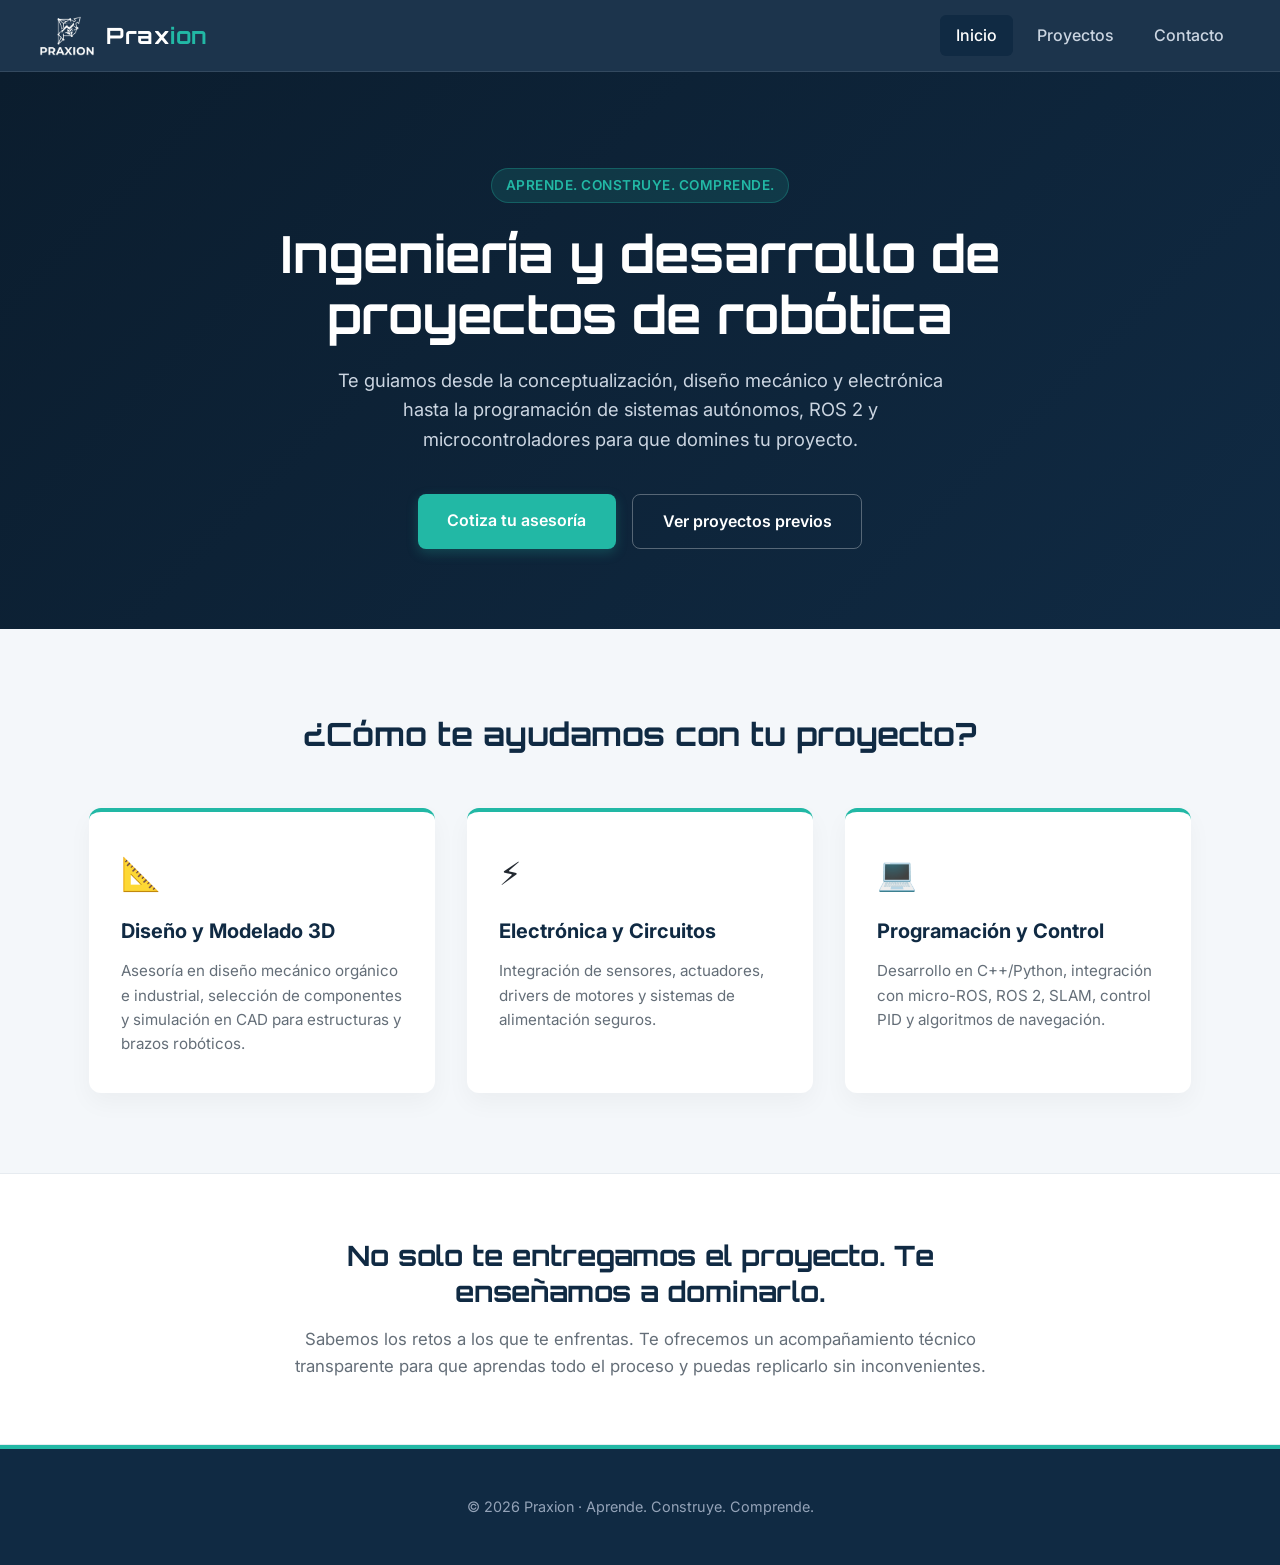
<file: index.html>
<!DOCTYPE html>
<html lang="es">
<head>
    <meta charset="UTF-8">
    <meta name="viewport" content="width=device-width, initial-scale=1.0">
    <link rel="icon" type="image/png" href="multimedia/praxion_icon.ico">
    <title>Praxion | Ingeniería, Robótica y Formación</title>
    <meta name="description" content="Aprende, construye y comprende. Asesoría experta en robótica, tesis y desarrollo de prototipos tecnológicos.">

    <!-- Open Graph -->
    <meta property="og:type" content="website">
    <meta property="og:url" content="https://raynelvas.github.io/rayrob/">
    <meta property="og:title" content="Praxion | Ingeniería y Robótica">
    <meta property="og:description" content="Impulsa tus proyectos y tesis con formación técnica especializada.">
    <meta property="og:image" content="multimedia/praxion_logo_light.png">

    <link rel="preconnect" href="https://fonts.googleapis.com">
    <link rel="preconnect" href="https://fonts.gstatic.com" crossorigin>
    <link href="https://fonts.googleapis.com/css2?family=Orbitron:wght@500;700&family=Inter:wght@300;400;500;600&display=swap" rel="stylesheet">
    <link rel="stylesheet" href="styles.css">
</head>
<body>

    <header class="site-header">
        <div class="brand">
            <img src="multimedia/praxion_logo_light.png" alt="Logo Praxion" class="brand-logo">
            <span class="brand-name">Prax<span class="highlight">ion</span></span>
        </div>

        <!-- Botón hamburguesa (solo visible en móvil) -->
        <button class="nav-toggle" aria-label="Abrir menú de navegación" aria-expanded="false" aria-controls="main-nav">
            <span class="hamburger"></span>
        </button>

        <nav class="main-nav" id="main-nav">
            <ul>
                <li><a href="index.html" class="active">Inicio</a></li>
                <li><a href="projects.html">Proyectos</a></li>
                <li><a href="contact.html">Contacto</a></li>
            </ul>
        </nav>
    </header>

    <main>
        <!-- Hero -->
        <section class="hero">
            <div class="hero-content">
                <span class="badge">Aprende. Construye. Comprende.</span>
                <h1>Ingeniería y desarrollo de proyectos de robótica</h1>
                <p>Te guiamos desde la conceptualización, diseño mecánico y electrónica hasta la programación de sistemas autónomos, ROS 2 y microcontroladores para que domines tu proyecto.</p>
                <div class="hero-actions">
                    <a href="contact.html" class="btn-primary">Cotiza tu asesoría</a>
                    <a href="projects.html" class="btn-secondary">Ver proyectos previos</a>
                </div>
            </div>
        </section>

        <!-- Servicios / ¿En qué te ayudamos? -->
        <section class="services">
            <h2>¿Cómo te ayudamos con tu proyecto?</h2>
            <div class="services-grid">
                <article class="service-card">
                    <div class="card-icon">📐</div>
                    <h3>Diseño y Modelado 3D</h3>
                    <p>Asesoría en diseño mecánico orgánico e industrial, selección de componentes y simulación en CAD para estructuras y brazos robóticos.</p>
                </article>
                <article class="service-card">
                    <div class="card-icon">⚡</div>
                    <h3>Electrónica y Circuitos</h3>
                    <p>Integración de sensores, actuadores, drivers de motores y sistemas de alimentación seguros.</p>
                </article>
                <article class="service-card">
                    <div class="card-icon">💻</div>
                    <h3>Programación y Control</h3>
                    <p>Desarrollo en C++/Python, integración con micro-ROS, ROS 2, SLAM, control PID y algoritmos de navegación.</p>
                </article>
            </div>
        </section>

        <!-- Sección de Confianza / Enfoque Estudiantil -->
        <section class="student-focus">
            <div class="focus-container">
                <h2>No solo te entregamos el proyecto. Te enseñamos a dominarlo.</h2>
                <p>Sabemos los retos a los que te enfrentas. Te ofrecemos un acompañamiento técnico transparente para que aprendas todo el proceso y puedas replicarlo sin inconvenientes.</p>
            </div>
        </section>
    </main>

    <footer class="site-footer">
        <p>© 2026 Praxion · Aprende. Construye. Comprende.</p>
    </footer>

    <!-- Script para menú móvil -->
    <script src="menu.js"></script>

</body>
</html>
</file>
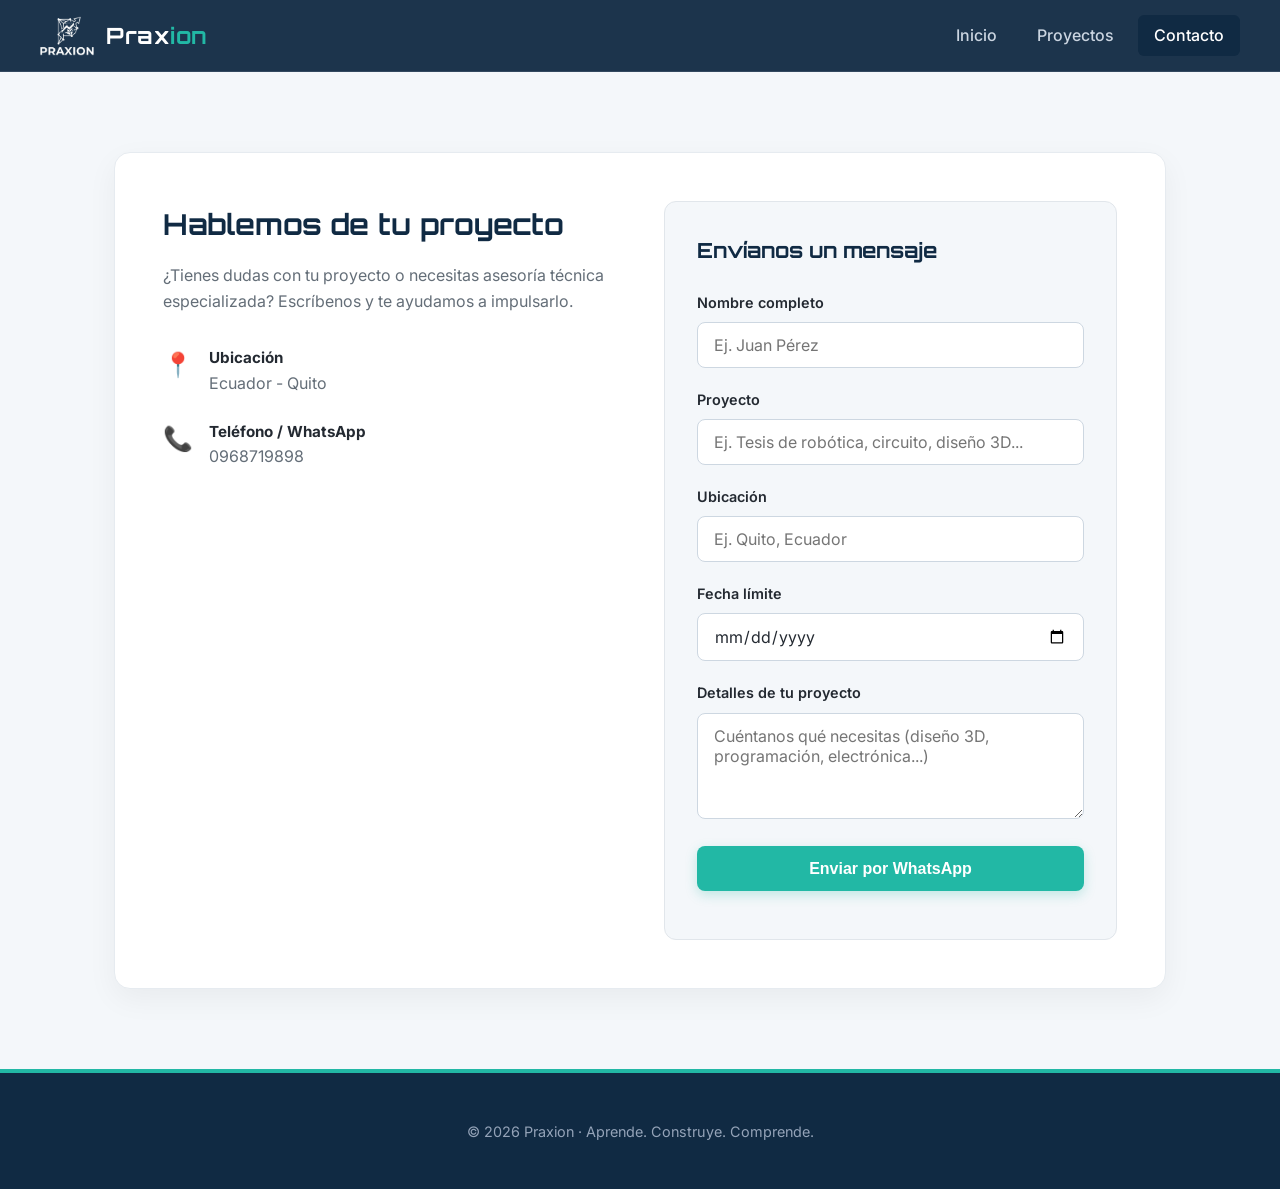
<file: contact.html>
<!DOCTYPE html>
<html lang="es">
<head>
    <meta charset="UTF-8">
    <meta name="viewport" content="width=device-width, initial-scale=1.0">
    <link rel="icon" type="image/png" href="multimedia/praxion_icon.ico">
    <title>RPraxion | Contacto y Asesorías</title>
    <meta name="description" content="Ponte en contacto con Praxion para asesoría en tesis, circuitos y proyectos de robótica en Quito, Ecuador.">

    <!-- Open Graph -->
    <meta property="og:type" content="website">
    <meta property="og:url" content="https://raynelvas.github.io/rayrob/contact.html">
    <meta property="og:title" content="Praxion | Contacto">
    <meta property="og:description" content="Cotiza tu proyecto o tesis de robótica con nosotros.">
    <meta property="og:image" content="multimedia/preview.png">

    <link rel="preconnect" href="https://fonts.googleapis.com">
    <link rel="preconnect" href="https://fonts.gstatic.com" crossorigin>
    <link href="https://fonts.googleapis.com/css2?family=Orbitron:wght@500;700&family=Inter:wght@300;400;500;600&display=swap" rel="stylesheet">
    <link rel="stylesheet" href="styles.css">
</head>
<body>

    <header class="site-header">
        <div class="brand">
            <img src="multimedia/praxion_logo_light.png" alt="Logo Praxion" class="brand-logo">
            <span class="brand-name">Prax<span class="highlight">ion</span></span>
        </div>

        <!-- Botón hamburguesa (solo visible en móvil) -->
        <button class="nav-toggle" aria-label="Abrir menú de navegación" aria-expanded="false" aria-controls="main-nav">
            <span class="hamburger"></span>
        </button>

        <nav class="main-nav" id="main-nav">
            <ul>
                <li><a href="index.html">Inicio</a></li>
                <li><a href="projects.html">Proyectos</a></li>
                <li><a href="contact.html" class="active">Contacto</a></li>
            </ul>
        </nav>
    </header>

    <main>
        <!-- Contact Section -->
        <section class="contact-section">
            <div class="contact-container">
                <div class="contact-info">
                    <h2>Hablemos de tu proyecto</h2>
                    <p>¿Tienes dudas con tu proyecto o necesitas asesoría técnica especializada? Escríbenos y te ayudamos a impulsarlo.</p>
                    
                    <div class="info-item">
                        <span class="info-icon">📍</span>
                        <div>
                            <strong>Ubicación</strong>
                            <p>Ecuador - Quito</p>
                        </div>
                    </div>

                    <div class="info-item">
                        <span class="info-icon">📞</span>
                        <div>
                            <strong>Teléfono / WhatsApp</strong>
                            <p>0968719898</p>
                        </div>
                    </div>

                </div>

                <div class="contact-form-wrapper">
                    <form class="contact-form" id="contactForm" novalidate>
                        <h3>Envíanos un mensaje</h3>

                        <div class="form-group">
                            <label for="name">Nombre completo</label>
                            <input type="text" id="name" name="name" required placeholder="Ej. Juan Pérez">
                        </div>

                        <div class="form-group">
                            <label for="project">Proyecto</label>
                            <input type="text" id="project" name="project" required placeholder="Ej. Tesis de robótica, circuito, diseño 3D...">
                        </div>

                        <div class="form-group">
                            <label for="location">Ubicación</label>
                            <input type="text" id="location" name="location" required placeholder="Ej. Quito, Ecuador">
                        </div>

                        <div class="form-group">
                            <label for="deadline">Fecha límite</label>
                            <input type="date" id="deadline" name="deadline" required>
                        </div>

                        <div class="form-group">
                            <label for="message">Detalles de tu proyecto</label>
                            <textarea id="message" name="message" rows="4" required placeholder="Cuéntanos qué necesitas (diseño 3D, programación, electrónica...)"></textarea>
                        </div>

                        <!-- Un único botón -->
                        <button type="submit" class="btn-primary btn-full">
                            Enviar por WhatsApp
                        </button>

                        <p id="formStatus" class="form-status" aria-live="polite"></p>
                    </form>
                </div>
            </div>
        </section>
    </main>

    <footer class="site-footer">
        <p>© 2026 Praxion · Aprende. Construye. Comprende.</p>
    </footer>

    <!-- Script para menú móvil -->
    <script src="menu.js"></script>
    <script src="contact.js"></script>

</body>
</html>
</file>
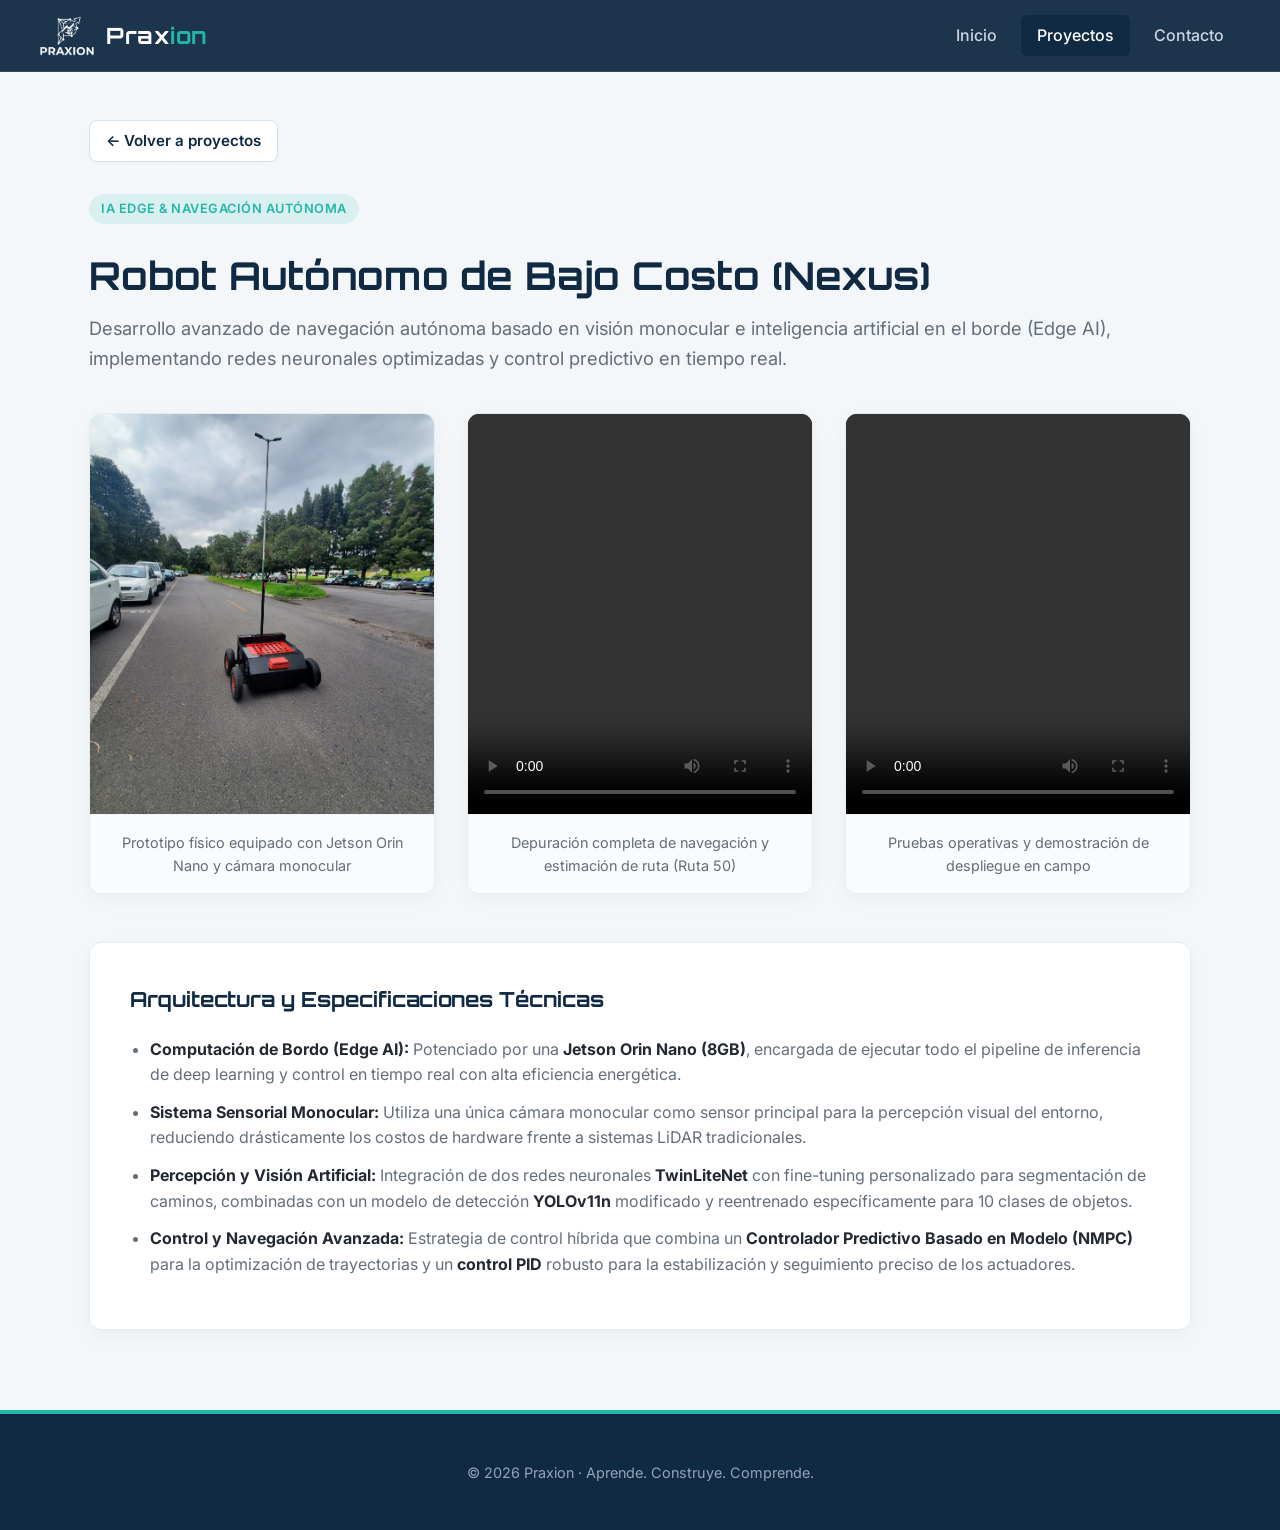
<file: nexus/nexus.html>
<!DOCTYPE html>
<html lang="es">
<head>
    <meta charset="UTF-8">
    <meta name="viewport" content="width=device-width, initial-scale=1.0">
    <link rel="icon" type="image/png" href="../multimedia/praxion_icon.ico">
    <title>Praxion | Robot Autónomo de Bajo Costo (Nexus)</title>
    <meta name="description" content="Detalles del robot autónomo guiado por cámara monocular, Jetson Orin Nano, redes TwinLiteNet, YOLOv11n, NMPC y control PID.">

    <link rel="preconnect" href="https://fonts.googleapis.com">
    <link rel="preconnect" href="https://fonts.gstatic.com" crossorigin>
    <link href="https://fonts.googleapis.com/css2?family=Orbitron:wght@500;700&family=Inter:wght@300;400;500;600&display=swap" rel="stylesheet">
    <link rel="stylesheet" href="../styles.css">
</head>
<body>

    <header class="site-header">
        <div class="brand">
            <img src="../multimedia/praxion_logo_light.png" alt="Logo Praxion" class="brand-logo">
            <span class="brand-name">Prax<span class="highlight">ion</span></span>
        </div>

        <!-- Botón hamburguesa (solo visible en móvil) -->
        <button class="nav-toggle" aria-label="Abrir menú de navegación" aria-expanded="false" aria-controls="main-nav">
            <span class="hamburger"></span>
        </button>

        <nav class="main-nav" id="main-nav">
            <ul>
                <li><a href="../index.html">Inicio</a></li>
                <li><a href="../projects.html" class="active">Proyectos</a></li>
                <li><a href="../contact.html">Contacto</a></li>
            </ul>
        </nav>
    </header>

    <main>
        <!-- Detalle del Proyecto -->
        <section class="project-detail-section">
            <div class="project-detail-container">
                
                <!-- Botón de retorno -->
                <div class="back-navigation">
                    <a href="../projects.html" class="btn-back">← Volver a proyectos</a>
                </div>

                <div class="project-header-info">
                    <span class="project-tag">IA Edge & Navegación Autónoma</span>
                    <h1>Robot Autónomo de Bajo Costo (Nexus)</h1>
                    <p class="project-lead">Desarrollo avanzado de navegación autónoma basado en visión monocular e inteligencia artificial en el borde (Edge AI), implementando redes neuronales optimizadas y control predictivo en tiempo real.</p>
                </div>

                <!-- Galería de Medios (Imágenes y Videos) -->
                <div class="media-gallery">
                    
                    <!-- Imagen del Robot -->
                    <div class="media-card">
                        <img src="robot.jpeg" alt="Robot autónomo Nexus">
                        <p class="media-caption">Prototipo físico equipado con Jetson Orin Nano y cámara monocular</p>
                    </div>

                    <!-- Video de Depuración / Ruta 50 -->
                    <div class="media-card">
                        <video controls preload="metadata">
                            <source src="ruta50_debug_completo.mp4" type="video/mp4">
                            Tu navegador no soporta la reproducción de videos.
                        </video>
                        <p class="media-caption">Depuración completa de navegación y estimación de ruta (Ruta 50)</p>
                    </div>

                    <!-- Video de Cambio de Inglés / Pruebas -->
                    <div class="media-card">
                        <video controls preload="metadata">
                            <source src="Change English.mp4" type="video/mp4">
                            Tu navegador no soporta la reproducción de videos.
                        </video>
                        <p class="media-caption">Pruebas operativas y demostración de despliegue en campo</p>
                    </div>

                </div>

                <!-- Descripción detallada de ingeniería -->
                <div class="project-specs">
                    <h3>Arquitectura y Especificaciones Técnicas</h3>
                    <ul>
                        <li><strong>Computación de Bordo (Edge AI):</strong> Potenciado por una <strong>Jetson Orin Nano (8GB)</strong>, encargada de ejecutar todo el pipeline de inferencia de deep learning y control en tiempo real con alta eficiencia energética.</li>
                        <li><strong>Sistema Sensorial Monocular:</strong> Utiliza una única cámara monocular como sensor principal para la percepción visual del entorno, reduciendo drásticamente los costos de hardware frente a sistemas LiDAR tradicionales.</li>
                        <li><strong>Percepción y Visión Artificial:</strong> Integración de dos redes neuronales <strong>TwinLiteNet</strong> con fine-tuning personalizado para segmentación de caminos, combinadas con un modelo de detección <strong>YOLOv11n</strong> modificado y reentrenado específicamente para 10 clases de objetos.</li>
                        <li><strong>Control y Navegación Avanzada:</strong> Estrategia de control híbrida que combina un <strong>Controlador Predictivo Basado en Modelo (NMPC)</strong> para la optimización de trayectorias y un <strong>control PID</strong> robusto para la estabilización y seguimiento preciso de los actuadores.</li>
                    </ul>
                </div>

            </div>
        </section>
    </main>

    <footer class="site-footer">
        <p>© 2026 Praxion · Aprende. Construye. Comprende.</p>
    </footer>

    <!-- Script para menú móvil -->
    <script src="../menu.js"></script>

</body>
</html>
</file>
<file: styles.css>
/* ============================================
   VARIABLES
   ============================================ */
:root {
    --primary: #168AAD;
    --primary-dark: #102A43;
    --primary-light: #D9EAF0;
    --accent: #22B8A5;
    --accent-hover: #1ca08f;
    --text: rgb(35, 41, 49);
    --text-muted: rgb(100, 110, 120);
    --bg: #F4F7FA;
    --card-bg: #ffffff;

    --header-height: 72px;
    --container-padding: 2.5rem;
    --container-max: 1150px;
}

/* ============================================
   RESET / BASE
   ============================================ */
*,
*::before,
*::after {
    box-sizing: border-box;
}

html {
    scroll-behavior: smooth;
    -webkit-text-size-adjust: 100%;
}

body {
    margin: 0;
    min-height: 100vh;
    display: flex;
    flex-direction: column;
    font-family: 'Inter', system-ui, -apple-system, sans-serif;
    background: var(--bg);
    color: var(--text);
    line-height: 1.6;
    overflow-x: hidden;
}

img,
video {
    max-width: 100%;
    display: block;
}

/* ============================================
   HEADER + NAV
   ============================================ */
.site-header {
    position: sticky;
    top: 0;
    z-index: 100;
    display: flex;
    justify-content: space-between;
    align-items: center;
    padding: 0.9rem var(--container-padding);
    background: rgba(16, 42, 67, 0.95);
    backdrop-filter: blur(8px);
    -webkit-backdrop-filter: blur(8px);
    color: #fff;
    border-bottom: 1px solid rgba(255, 255, 255, 0.1);
    min-height: var(--header-height);
}

.brand {
    display: flex;
    align-items: center;
    gap: 0.75rem;
    min-width: 0;
}

.brand-logo {
    height: 40px;
    width: auto;
    flex-shrink: 0;
}

.brand-name {
    font-family: 'Orbitron', sans-serif;
    font-size: 1.4rem;
    font-weight: 700;
    letter-spacing: 0.5px;
    white-space: nowrap;
}

.brand-name .highlight {
    color: var(--accent);
}

/* Navegación */
.main-nav ul {
    display: flex;
    gap: 0.5rem;
    list-style: none;
    margin: 0;
    padding: 0;
}

.main-nav a {
    display: block;
    padding: 0.5rem 1rem;
    color: #cbd5e1;
    text-decoration: none;
    font-weight: 500;
    border-radius: 6px;
    transition: all 0.2s ease;
    white-space: nowrap;
}

.main-nav a:hover,
.main-nav a.active {
    color: #fff;
    background: var(--primary-dark);
}

/* Botón hamburguesa (oculto en desktop) */
.nav-toggle {
    display: none;
    background: transparent;
    border: 1px solid rgba(255, 255, 255, 0.2);
    border-radius: 8px;
    padding: 0.6rem;
    cursor: pointer;
    width: 44px;
    height: 44px;
    align-items: center;
    justify-content: center;
    transition: background 0.2s ease, border-color 0.2s ease;
    flex-shrink: 0;
}

.nav-toggle:hover {
    background: rgba(255, 255, 255, 0.08);
    border-color: rgba(255, 255, 255, 0.4);
}

.nav-toggle:focus-visible {
    outline: 2px solid var(--accent);
    outline-offset: 2px;
}

.hamburger,
.hamburger::before,
.hamburger::after {
    display: block;
    width: 22px;
    height: 2px;
    background: #fff;
    border-radius: 2px;
    transition: transform 0.3s ease, opacity 0.3s ease;
}

.hamburger {
    position: relative;
}

.hamburger::before,
.hamburger::after {
    content: '';
    position: absolute;
    left: 0;
}

.hamburger::before { top: -7px; }
.hamburger::after  { top: 7px; }

/* Animación hamburguesa → X */
.nav-toggle.is-active .hamburger {
    background: transparent;
}
.nav-toggle.is-active .hamburger::before {
    top: 0;
    transform: rotate(45deg);
}
.nav-toggle.is-active .hamburger::after {
    top: 0;
    transform: rotate(-45deg);
}

/* ============================================
   HERO
   ============================================ */
.hero {
    text-align: center;
    padding: 6rem 1.5rem 5rem;
    background: linear-gradient(135deg, #0b1d2e 0%, var(--primary-dark) 100%);
    color: #fff;
}

.hero-content {
    max-width: 750px;
    margin: 0 auto;
}

.badge {
    display: inline-block;
    padding: 0.35rem 0.85rem;
    background: rgba(34, 184, 165, 0.15);
    color: var(--accent);
    border: 1px solid rgba(34, 184, 165, 0.3);
    border-radius: 50px;
    font-size: 0.85rem;
    font-weight: 600;
    margin-bottom: 1.25rem;
    text-transform: uppercase;
    letter-spacing: 0.5px;
}

.hero h1 {
    font-family: 'Orbitron', sans-serif;
    font-size: clamp(1.75rem, 4vw, 3.2rem);
    margin: 0 0 1.25rem;
    line-height: 1.2;
    word-wrap: break-word;
    overflow-wrap: break-word;
}

.hero p {
    font-size: clamp(1rem, 1.5vw, 1.15rem);
    color: #cbd5e1;
    max-width: 620px;
    margin: 0 auto 2.5rem;
}

.hero-actions {
    display: flex;
    gap: 1rem;
    justify-content: center;
    flex-wrap: wrap;
}

/* ============================================
   BOTONES
   ============================================ */
.btn-primary,
.btn-secondary {
    display: inline-block;
    padding: 0.85rem 1.85rem;
    text-decoration: none;
    border-radius: 8px;
    font-weight: 600;
    transition: all 0.2s ease;
    text-align: center;
    max-width: 100%;
}

.btn-primary {
    background: var(--accent);
    color: #fff;
    box-shadow: 0 4px 12px rgba(34, 184, 165, 0.25);
}

.btn-primary:hover {
    transform: translateY(-2px);
    background: var(--accent-hover);
}

.btn-secondary {
    background: transparent;
    color: #fff;
    border: 1px solid rgba(255, 255, 255, 0.3);
}

.btn-secondary:hover {
    background: rgba(255, 255, 255, 0.08);
    border-color: #fff;
}

/* ============================================
   SERVICIOS
   ============================================ */
.services {
    padding: 5rem 1.5rem;
    max-width: var(--container-max);
    margin: 0 auto;
    width: 100%;
}

.services h2 {
    text-align: center;
    font-family: 'Orbitron', sans-serif;
    font-size: clamp(1.5rem, 3vw, 2rem);
    margin: 0 auto 3rem;
    color: var(--primary-dark);
    max-width: 700px;
}

.services-grid {
    display: grid;
    grid-template-columns: repeat(auto-fit, minmax(280px, 1fr));
    gap: 2rem;
}

.service-card {
    padding: 2.25rem 2rem;
    background: var(--card-bg);
    border-top: 4px solid var(--accent);
    border-radius: 12px;
    box-shadow: 0 10px 25px rgba(0, 0, 0, 0.04);
    transition: transform 0.2s ease, box-shadow 0.2s ease;
}

.service-card:hover {
    transform: translateY(-4px);
    box-shadow: 0 14px 30px rgba(0, 0, 0, 0.08);
}

.card-icon {
    font-size: 2rem;
    margin-bottom: 1rem;
}

.service-card h3 {
    margin-top: 0;
    margin-bottom: 0.75rem;
    color: var(--primary-dark);
    font-size: 1.25rem;
}

.service-card p {
    color: var(--text-muted);
    margin: 0;
    font-size: 0.95rem;
}

/* ============================================
   ENFOQUE ESTUDIANTIL
   ============================================ */
.student-focus {
    background: #fff;
    padding: 4rem 1.5rem;
    border-top: 1px solid rgb(230, 235, 240);
    border-bottom: 1px solid rgb(230, 235, 240);
    text-align: center;
}

.focus-container {
    max-width: 750px;
    margin: 0 auto;
}

.student-focus h2 {
    font-family: 'Orbitron', sans-serif;
    font-size: clamp(1.35rem, 2.5vw, 1.75rem);
    color: var(--primary-dark);
    margin: 0 0 1rem;
    line-height: 1.3;
}

.student-focus p {
    color: var(--text-muted);
    font-size: 1.05rem;
    margin: 0;
}

/* ============================================
   FOOTER
   ============================================ */
.site-footer {
    margin-top: auto;
    padding: 2rem 1.5rem;
    text-align: center;
    background: var(--primary-dark);
    color: #94a3b8;
    font-size: 0.9rem;
    border-top: 4px solid var(--accent);
}

/* ============================================
   CONTACT PAGE
   ============================================ */
.contact-section {
    padding: 5rem 1.5rem;
    max-width: 1100px;
    margin: 0 auto;
    width: 100%;
}

.contact-container {
    display: grid;
    grid-template-columns: repeat(auto-fit, minmax(280px, 1fr));
    gap: 3rem;
    background: #fff;
    padding: 3rem;
    border-radius: 16px;
    box-shadow: 0 10px 30px rgba(0, 0, 0, 0.05);
    border: 1px solid rgb(230, 235, 240);
}

.contact-info h2 {
    font-family: 'Orbitron', sans-serif;
    color: var(--primary-dark);
    font-size: 1.8rem;
    margin-top: 0;
    margin-bottom: 1rem;
}

.contact-info > p {
    color: var(--text-muted);
    margin-bottom: 2rem;
}

.info-item {
    display: flex;
    gap: 1rem;
    margin-bottom: 1.5rem;
    align-items: flex-start;
}

.info-icon {
    font-size: 1.5rem;
    flex-shrink: 0;
}

.info-item strong {
    display: block;
    color: var(--text);
    font-size: 0.95rem;
}

.info-item p {
    margin: 0;
    color: var(--text-muted);
    font-size: 1rem;
    word-break: break-word;
}

/* Formulario */
.contact-form-wrapper {
    background: var(--bg);
    padding: 2rem;
    border-radius: 12px;
    border: 1px solid rgb(225, 230, 235);
}

.contact-form h3 {
    font-family: 'Orbitron', sans-serif;
    color: var(--primary-dark);
    margin-top: 0;
    margin-bottom: 1.5rem;
    font-size: 1.3rem;
}

.form-group {
    margin-bottom: 1.25rem;
}

.form-group label {
    display: block;
    font-size: 0.9rem;
    font-weight: 600;
    margin-bottom: 0.5rem;
    color: var(--text);
}

.form-group input,
.form-group textarea {
    width: 100%;
    padding: 0.75rem 1rem;
    border: 1px solid rgb(205, 215, 225);
    border-radius: 8px;
    font-family: 'Inter', system-ui, sans-serif;
    font-size: 1rem;
    background: #fff;
    color: var(--text);
    transition: border-color 0.2s, box-shadow 0.2s;
}

.form-group input:focus,
.form-group textarea:focus {
    outline: none;
    border-color: var(--accent);
    box-shadow: 0 0 0 3px rgba(34, 184, 165, 0.15);
}

.btn-full {
    width: 100%;
    text-align: center;
    border: none;
    cursor: pointer;
    font-size: 1rem;
}

/* ============================================
   PROJECTS PAGE
   ============================================ */
.projects-hero {
    text-align: center;
    padding: 4rem 1.5rem 2rem;
    background: linear-gradient(135deg, #0b1d2e 0%, var(--primary-dark) 100%);
    color: #fff;
}

.projects-hero h1 {
    font-family: 'Orbitron', sans-serif;
    font-size: clamp(1.6rem, 3.5vw, 2.8rem);
    margin: 0 0 1rem;
}

.projects-hero p {
    color: #cbd5e1;
    font-size: clamp(1rem, 1.5vw, 1.1rem);
    max-width: 650px;
    margin: 0 auto;
}

.projects-section {
    padding: 4rem 1.5rem;
    max-width: var(--container-max);
    margin: 0 auto;
    width: 100%;
}

.projects-container {
    display: flex;
    flex-direction: column;
    gap: 3rem;
}

.project-card {
    background: #fff;
    border-radius: 16px;
    overflow: hidden;
    box-shadow: 0 10px 30px rgba(0, 0, 0, 0.05);
    border: 1px solid rgb(230, 235, 240);
    display: grid;
    grid-template-columns: 1fr 1.2fr;
    transition: transform 0.2s ease, box-shadow 0.2s ease;
}

.project-card:hover {
    transform: translateY(-3px);
    box-shadow: 0 14px 35px rgba(0, 0, 0, 0.08);
}

.project-media {
    background: var(--primary-dark);
    display: flex;
    align-items: center;
    justify-content: center;
    overflow: hidden;
    min-height: 280px;
}

.project-media img,
.project-media video {
    width: 100%;
    height: 100%;
    object-fit: cover;
    transition: transform 0.3s ease;
}

.project-card:hover .project-media img {
    transform: scale(1.03);
}

.project-content {
    padding: 2.5rem;
    display: flex;
    flex-direction: column;
    justify-content: center;
}

.project-tag {
    display: inline-block;
    padding: 0.3rem 0.75rem;
    background: rgba(34, 184, 165, 0.12);
    color: var(--accent);
    border-radius: 50px;
    font-size: 0.8rem;
    font-weight: 600;
    text-transform: uppercase;
    letter-spacing: 0.5px;
    margin-bottom: 1rem;
    align-self: flex-start;
}

.project-content h2 {
    font-family: 'Orbitron', sans-serif;
    color: var(--primary-dark);
    font-size: clamp(1.2rem, 2vw, 1.4rem);
    margin-top: 0;
    margin-bottom: 1rem;
    line-height: 1.3;
}

.project-content p {
    color: var(--text-muted);
    font-size: 0.95rem;
    margin-bottom: 1.5rem;
}

.project-techs {
    display: flex;
    flex-wrap: wrap;
    gap: 0.5rem;
}

.project-techs span {
    background: var(--bg);
    color: var(--text);
    padding: 0.35rem 0.75rem;
    border-radius: 6px;
    font-size: 0.8rem;
    font-weight: 500;
    border: 1px solid rgb(220, 228, 236);
}

/* ============================================
   PROJECT DETAIL PAGE
   ============================================ */
.project-detail-section {
    padding: 3rem 1.5rem 5rem;
    max-width: var(--container-max);
    margin: 0 auto;
    width: 100%;
}

.back-navigation {
    margin-bottom: 2rem;
}

.btn-back {
    display: inline-flex;
    align-items: center;
    color: var(--primary-dark);
    text-decoration: none;
    font-weight: 600;
    font-size: 0.95rem;
    padding: 0.5rem 1rem;
    background: #fff;
    border: 1px solid rgb(215, 225, 235);
    border-radius: 8px;
    box-shadow: 0 2px 5px rgba(0, 0, 0, 0.02);
    transition: all 0.2s ease;
}

.btn-back:hover {
    background: var(--bg);
    border-color: var(--accent);
    transform: translateX(-3px);
}

.project-header-info {
    margin-bottom: 2.5rem;
}

.project-header-info h1 {
    font-family: 'Orbitron', sans-serif;
    color: var(--primary-dark);
    font-size: clamp(1.5rem, 3vw, 2.5rem);
    margin: 0.75rem 0 1rem;
    line-height: 1.2;
}

.project-lead {
    color: var(--text-muted);
    font-size: clamp(1rem, 1.5vw, 1.15rem);
    margin: 0;
}

.media-gallery {
    display: grid;
    grid-template-columns: repeat(auto-fit, minmax(300px, 1fr));
    gap: 2rem;
    margin-bottom: 3rem;
}

.media-card {
    background: #fff;
    border-radius: 12px;
    overflow: hidden;
    border: 1px solid rgb(230, 235, 240);
    box-shadow: 0 6px 20px rgba(0, 0, 0, 0.04);
}

.media-card img,
.media-card video {
    width: 100%;
    height: 400px;
    object-fit: cover;
    display: block;
    background: var(--primary-dark);
}

.media-caption {
    padding: 1rem;
    margin: 0;
    font-size: 0.9rem;
    color: var(--text-muted);
    text-align: center;
    border-top: 1px solid rgb(240, 243, 246);
    background: #fafbfc;
}

.project-specs {
    background: #fff;
    padding: 2.5rem;
    border-radius: 12px;
    border: 1px solid rgb(230, 235, 240);
    box-shadow: 0 6px 20px rgba(0, 0, 0, 0.04);
}

.project-specs h3 {
    font-family: 'Orbitron', sans-serif;
    color: var(--primary-dark);
    margin-top: 0;
    margin-bottom: 1.25rem;
    font-size: 1.3rem;
}

.project-specs ul {
    margin: 0;
    padding-left: 1.25rem;
    color: var(--text-muted);
}

.project-specs li {
    margin-bottom: 0.75rem;
    line-height: 1.6;
}

.project-specs strong {
    color: var(--text);
}

/* ============================================
   RESPONSIVE — TABLET (≤ 992px)
   ============================================ */
@media (max-width: 992px) {
    :root {
        --container-padding: 1.75rem;
    }

    .services,
    .contact-section,
    .projects-section,
    .project-detail-section {
        padding-left: 1.75rem;
        padding-right: 1.75rem;
    }

    .hero {
        padding: 5rem 1.5rem 4rem;
    }

    .contact-container {
        padding: 2.25rem;
        gap: 2rem;
    }

    .project-content {
        padding: 2rem;
    }
}

/* ============================================
   RESPONSIVE — MÓVIL (≤ 768px)
   ============================================ */
@media (max-width: 768px) {
    :root {
        --container-padding: 1.25rem;
        --header-height: 64px;
    }

    /* HEADER: menú hamburguesa */
    .site-header {
        padding: 0.75rem var(--container-padding);
        flex-wrap: wrap;
    }

    .brand-logo {
        height: 34px;
    }

    .brand-name {
        font-size: 1.2rem;
    }

    .nav-toggle {
        display: flex;
    }

    /* Panel de navegación desplegable */
    .main-nav {
        position: absolute;
        top: 100%;
        left: 0;
        right: 0;
        background: rgba(16, 42, 67, 0.98);
        backdrop-filter: blur(10px);
        -webkit-backdrop-filter: blur(10px);
        border-top: 1px solid rgba(255, 255, 255, 0.08);
        border-bottom: 1px solid rgba(255, 255, 255, 0.08);
        max-height: 0;
        overflow: hidden;
        transition: max-height 0.35s ease;
    }

    .main-nav.is-open {
        max-height: 320px;
    }

    .main-nav ul {
        flex-direction: column;
        gap: 0;
        padding: 0.75rem var(--container-padding) 1.25rem;
    }

    .main-nav a {
        padding: 0.9rem 1rem;
        font-size: 1rem;
        border-radius: 8px;
        color: #e2e8f0;
    }

    .main-nav a:hover,
    .main-nav a.active {
        background: rgba(34, 184, 165, 0.15);
        color: #fff;
    }

    /* HERO */
    .hero {
        padding: 3.5rem 1.25rem 3rem;
    }

    .hero h1 {
        font-size: clamp(1.5rem, 6vw, 2.2rem);
        margin-bottom: 1rem;
    }

    .hero p {
        font-size: 1rem;
        margin-bottom: 2rem;
    }

    .badge {
        font-size: 0.75rem;
        padding: 0.3rem 0.75rem;
    }

    .hero-actions {
        flex-direction: column;
        gap: 0.75rem;
    }

    .hero-actions .btn-primary,
    .hero-actions .btn-secondary {
        width: 100%;
        padding: 0.9rem 1.5rem;
    }

    /* SERVICIOS */
    .services {
        padding: 3.5rem 1.25rem;
    }

    .services h2 {
        margin-bottom: 2rem;
    }

    .services-grid {
        grid-template-columns: 1fr;
        gap: 1.25rem;
    }

    .service-card {
        padding: 1.75rem 1.5rem;
    }

    /* STUDENT FOCUS */
    .student-focus {
        padding: 3rem 1.25rem;
    }

    .student-focus p {
        font-size: 1rem;
    }

    /* CONTACT */
    .contact-section {
        padding: 3rem 1.25rem;
    }

    .contact-container {
        grid-template-columns: 1fr;
        padding: 1.75rem;
        gap: 2rem;
    }

    .contact-form-wrapper {
        padding: 1.5rem;
    }

    /* PROJECTS */
    .projects-hero {
        padding: 3rem 1.25rem 1.5rem;
    }

    .projects-section {
        padding: 3rem 1.25rem;
    }

    .project-card {
        grid-template-columns: 1fr;
    }

    .project-media {
        min-height: 220px;
    }

    .project-content {
        padding: 1.5rem;
    }

    /* PROJECT DETAIL */
    .project-detail-section {
        padding: 2rem 1.25rem 3.5rem;
    }

    .media-gallery {
        grid-template-columns: 1fr;
        gap: 1.25rem;
    }

    .media-card img,
    .media-card video {
        height: 260px;
    }

    .project-specs {
        padding: 1.75rem;
    }
}

/* ============================================
   RESPONSIVE — MÓVIL PEQUEÑO (≤ 480px)
   ============================================ */
@media (max-width: 480px) {
    .brand-name {
        font-size: 1.05rem;
    }

    .brand-logo {
        height: 30px;
    }

    .hero {
        padding: 3rem 1rem 2.5rem;
    }

    .services,
    .student-focus,
    .contact-section,
    .projects-section,
    .project-detail-section {
        padding-left: 1rem;
        padding-right: 1rem;
    }

    .contact-container {
        padding: 1.25rem;
    }

    .contact-form-wrapper {
        padding: 1.25rem;
    }

    .project-content {
        padding: 1.25rem;
    }

    .project-specs {
        padding: 1.25rem;
    }

    .card-icon {
        font-size: 1.75rem;
    }

    .service-card {
        padding: 1.5rem 1.25rem;
    }

    .media-card img,
    .media-card video {
        height: 220px;
    }

    .site-footer {
        font-size: 0.85rem;
        padding: 1.75rem 1rem;
    }
}

/* ============================================
   ACCESIBILIDAD — Reduced motion
   ============================================ */
@media (prefers-reduced-motion: reduce) {
    *,
    *::before,
    *::after {
        animation-duration: 0.01ms !important;
        animation-iteration-count: 1 !important;
        transition-duration: 0.01ms !important;
        scroll-behavior: auto !important;
    }
}
</file>
